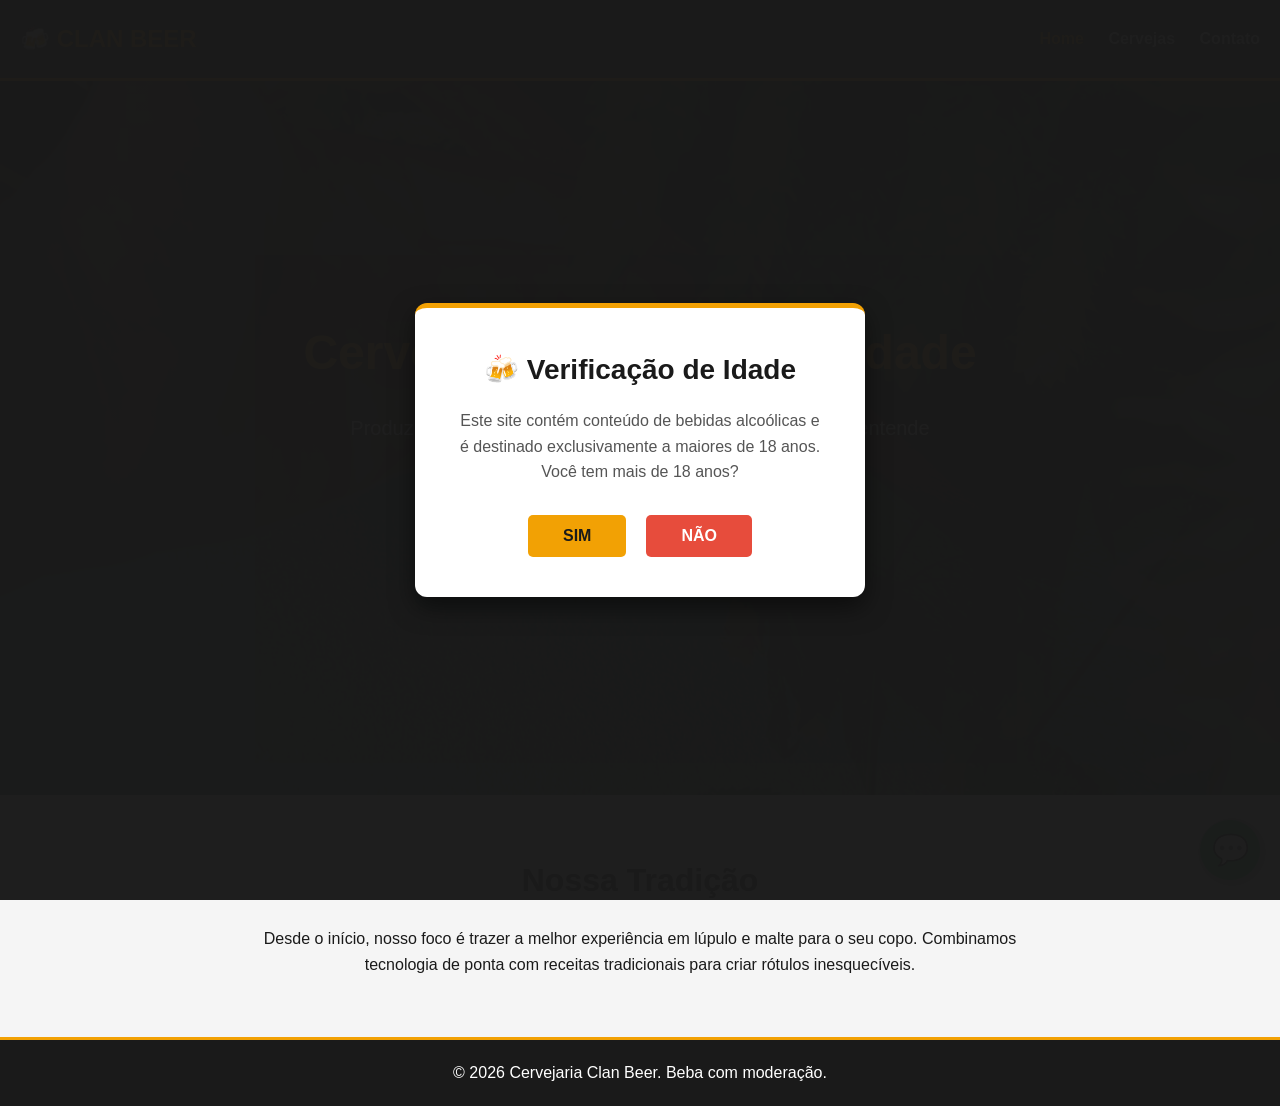
<file: index.html>
<!DOCTYPE html>
    <html lang="pt-BR">
    <head>
        <meta charset="UTF-8">
        <meta name="viewport" content="width=device-width, initial-scale=1.0">
        <title>Cervejaria Clan Beer | Home</title>
        <link rel="stylesheet" href="style.css">
        <link rel="icon" type="image/x-icon" href="favicon.ico">
    </head>
    <body>
        <header>
            <a href="index.html" class="logo">🍻 Clan Beer</a>
            <nav>
                <a href="index.html" class="active">Home</a>
                <a href="cervejas.html">Cervejas</a>
                <a href="contato.html">Contato</a>
            </nav>
        </header>

        <section class="hero">
            <h1>Cerveja Artesanal de Verdade</h1>
            <p>Produzida com maltes selecionados e a paixão de quem entende de alta fermentação.</p>
            <a href="cervejas.html" class="btn">Ver Catálogo</a>
        </section>

        <section class="sobre">
            <h2>Nossa Tradição</h2>
            <p>Desde o início, nosso foco é trazer a melhor experiência em lúpulo e malte para o seu copo. Combinamos tecnologia de ponta com receitas tradicionais para criar rótulos inesquecíveis.</p>
        </section>

        <footer>
            <p>© 2026 Cervejaria Clan Beer. Beba com moderação.</p>
        </footer>
        <a href="https://wa.me/11992090275" class="whatsapp-float" target="_blank" rel="noopener noreferrer">
            <span>💬</span>
        </a>
        <!-- Estrutura da Barreira de Idade -->
        <div id="modalIdade" class="modal-idade">
            <div class="modal-conteudo">
                <h2>🍻 Verificação de Idade</h2>
                <p>Este site contém conteúdo de bebidas alcoólicas e é destinado exclusivamente a maiores de 18 anos. Você tem mais de 18 anos?</p>
                <div class="botoes-idade">
                    <button class="btn-sim" onclick="verificarIdade(true)">Sim</button>
                    <button class="btn-nao" onclick="verificarIdade(false)">Não</button>
                </div>
            </div>
        </div>

        <!-- Script de Funcionamento da Barreira -->
        <script>
            // Executa assim que a página carrega
            document.addEventListener("DOMContentLoaded", function() {
                // Verifica se o usuário já aceitou o termo anteriormente
                if (localStorage.getItem("maiorDeIdade") === "true") {
                    document.getElementById("modalIdade").style.display = "none";
                }
            });

            function verificarIdade(resposta) {
                if (resposta) {
                    // Salva a resposta no navegador e esconde o pop-up
                    localStorage.setItem("maiorDeIdade", "true");
                    document.getElementById("modalIdade").style.display = "none";
                } else {
                    // Redireciona o menor de idade para fora do site
                    window.location.href = "https://google.com";
                }
            }
        </script>
    </body>
    </html>
</file>
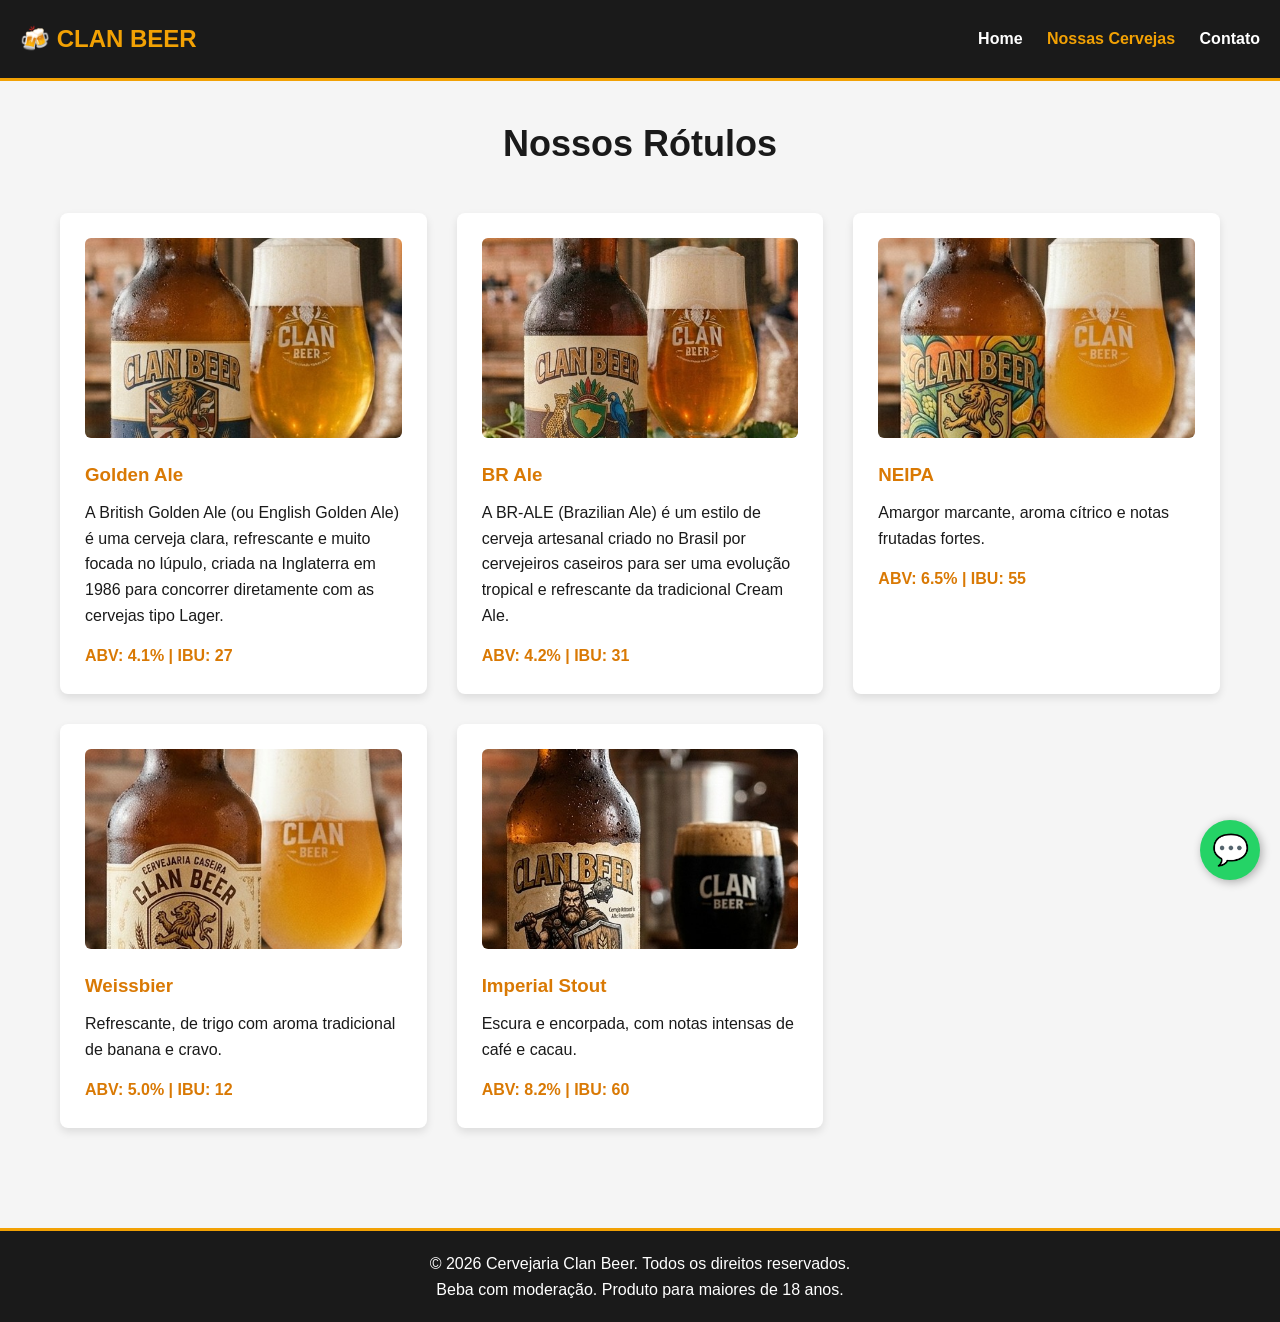
<file: cervejas.html>
<!DOCTYPE html>
    <html lang="pt-BR">
    <head>
        <meta charset="UTF-8">
        <meta name="viewport" content="width=device-width, initial-scale=1.0">
        <title>Nossas Cervejas | Clan Beer</title>
        <link rel="stylesheet" href="style.css">
        <link rel="icon" type="image/x-icon" href="favicon.ico">
    </head>
    <body>
        <header>
            <a href="index.html" class="logo">🍻 Clan Beer</a>
            <nav>
                <a href="index.html">Home</a>
                <a href="cervejas.html" class="active">Nossas Cervejas</a>
                <a href="contato.html">Contato</a>
            </nav>
        </header>
        <main class="produtos">
            <h1>Nossos Rótulos</h1>
            <div class="grid-produtos">
                <div class="card">
                    <div style="text-align: center; margin-bottom: 15px;">
                        <img src="img/Golden2.jpg" alt="Garrafa Golden ALE" style="width: 100%; max-height: 200px; object-fit: cover; border-radius: 6px;">
                    </div>
                    <h3>Golden Ale</h3>
                    <p>A British Golden Ale (ou English Golden Ale) é uma cerveja clara, refrescante e muito focada no lúpulo, criada na Inglaterra em 1986 para concorrer diretamente com as cervejas tipo Lager.</p>
                    <p class="specs">ABV: 4.1% | IBU: 27</p>
                </div>
                <div class="card">
                    <div style="text-align: center; margin-bottom: 15px;">
                        <img src="img/BRALE2.jpg" alt="Garrafa Golden ALE" style="width: 100%; max-height: 200px; object-fit: cover; border-radius: 6px;">
                    </div>
                    <h3>BR Ale</h3>
                    <p>A BR-ALE (Brazilian Ale) é um estilo de cerveja artesanal criado no Brasil por cervejeiros caseiros para ser uma evolução tropical e refrescante da tradicional Cream Ale.</p>
                    <p class="specs">ABV: 4.2% | IBU: 31</p>
                </div>
                <div class="card">
                    <div style="text-align: center; margin-bottom: 15px;">
                        <img src="img/NEIPA2.jpg" alt="Garrafa de NEIPA" style="width: 100%; max-height: 200px; object-fit: cover; border-radius: 6px;">
                    </div>
                    <h3>NEIPA</h3>
                    <p>Amargor marcante, aroma cítrico e notas frutadas fortes.</p>
                    <p class="specs">ABV: 6.5% | IBU: 55</p>
                </div>
                <div class="card">
                    <div style="text-align: center; margin-bottom: 15px;">
                        <img src="img/weissbier2.jpg" alt="Garrafa de Weissbier" style="width: 100%; max-height: 200px; object-fit: cover; border-radius: 6px;">
                    </div>
                    <h3>Weissbier</h3>
                    <p>Refrescante, de trigo com aroma tradicional de banana e cravo.</p>
                    <p class="specs">ABV: 5.0% | IBU: 12</p>
                </div>
                <div class="card">
                    <div style="text-align: center; margin-bottom: 15px;">
                        <img src="img/ImperialStout2.jpg" alt="Garrafa Escura Imperial Stout" style="width: 100%; max-height: 200px; object-fit: cover; border-radius: 6px;">
                    </div>
                    <h3>Imperial Stout</h3>
                    <p>Escura e encorpada, com notas intensas de café e cacau.</p>
                    <p class="specs">ABV: 8.2% | IBU: 60</p>
                </div>
            </div>
        </main>

        <!-- Rodapé -->
        <footer>
            <p>© 2026 Cervejaria Clan Beer. Todos os direitos reservados.</p>
            <p class="aviso">Beba com moderação. Produto para maiores de 18 anos.</p>
        </footer>

        <a href="https://wa.me/11992090275" class="whatsapp-float" target="_blank" rel="noopener noreferrer">
            <span>💬</span>
        </a>
    </body>
    </html>
</file>
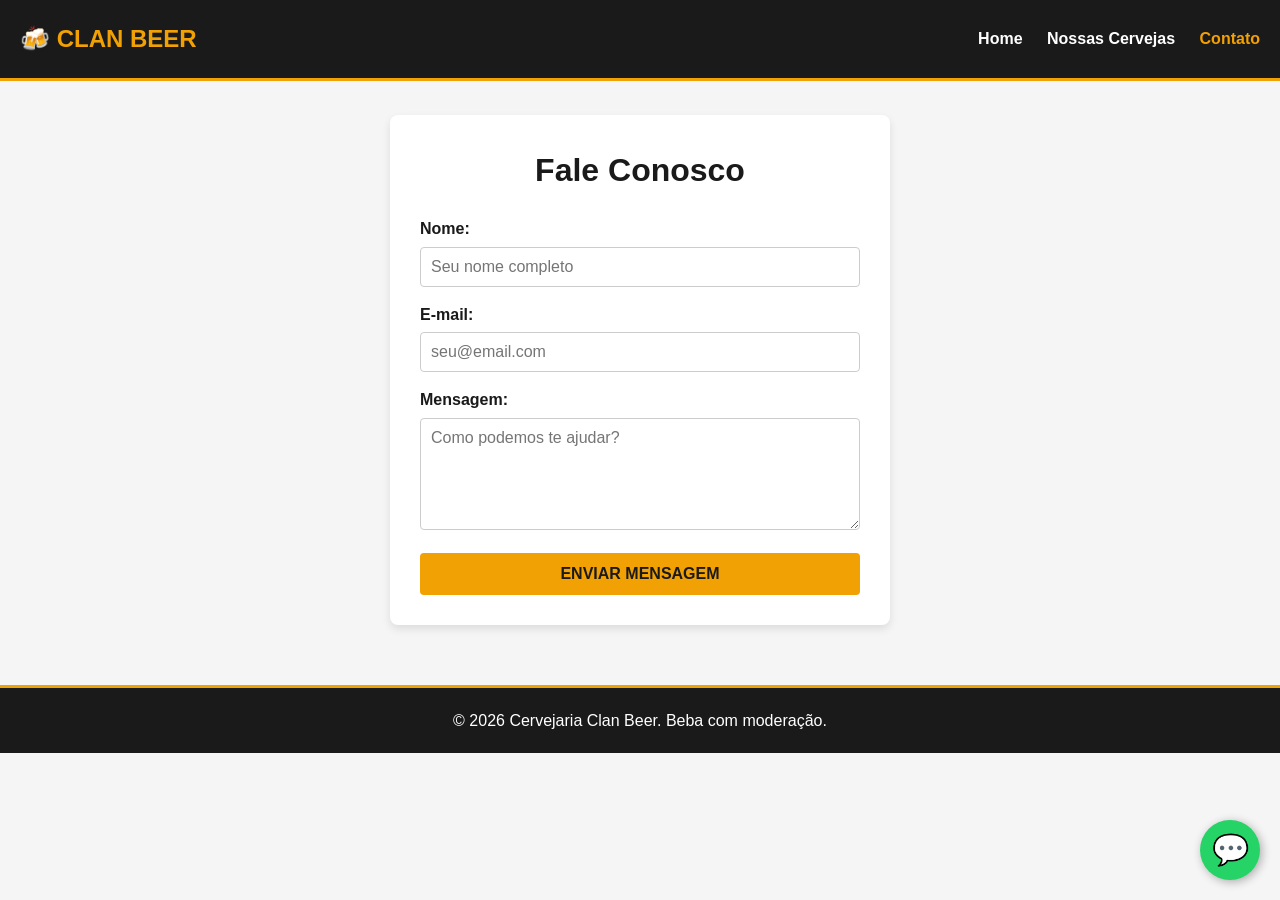
<file: contato.html>
<!DOCTYPE html>
    <html lang="pt-BR">
    <head>
        <meta charset="UTF-8">
        <meta name="viewport" content="width=device-width, initial-scale=1.0">
        <title>Contato | Clan Beer</title>
        <link rel="stylesheet" href="style.css">
        <link rel="icon" type="image/x-icon" href="favicon.ico">		
    </head>
    <body>

        <header>
            <a href="index.html" class="logo">🍻 Clan Beer</a>
            <nav>
                <a href="index.html">Home</a>
                <a href="cervejas.html">Nossas Cervejas</a>
                <a href="contato.html" class="active">Contato</a>
            </nav>
        </header>

        <main class="contato-container">
            <h1>Fale Conosco</h1>
            <form action="#" method="POST">
                <div class="form-group">
                    <label for="nome">Nome:</label>
                    <input type="text" id="nome" name="nome" required placeholder="Seu nome completo">
                </div>
                <div class="form-group">
                    <label for="email">E-mail:</label>
                    <input type="email" id="email" name="email" required placeholder="seu@email.com">
                </div>
                <div class="form-group">
                    <label for="mensagem">Mensagem:</label>
                    <textarea id="mensagem" name="mensagem" rows="5" required placeholder="Como podemos te ajudar?"></textarea>
                </div>
                <button type="submit" class="btn-enviar">Enviar Mensagem</button>
            </form>
        </main>

        <footer>
            <p>© 2026 Cervejaria Clan Beer. Beba com moderação.</p>
        </footer>
        <a href="https://wa.me/11992090275" class="whatsapp-float" target="_blank" rel="noopener noreferrer">
            <span>💬</span>
        </a>
    </body>
    </html>
</file>
<file: style.css>
/* ==========================================
       PALETA DE CORES E VARIÁVEIS GLOBAIS
       ========================================== */
    :root {
        --ouro: #F2A104;
        --ouro-escuro: #D97904;
        --preto: #1A1A1A;
        --cinza-claro: #F5F5F5;
        --branco: #FFFFFF;
    }

    /* ==========================================
       RESET E ESTILOS GLOBAIS
       ========================================== */
    * {
        margin: 0;
        padding: 0;
        box-sizing: border-box;
        font-family: 'Segoe UI', Tahoma, Geneva, Verdana, sans-serif;
    }

    body {
        background-color: var(--cinza-claro);
        color: var(--preto);
        line-height: 1.6;
        padding-top: 75px; /* Evita que o menu fixo cubra o conteúdo */
    }

    /* ==========================================
       MENU DE NAVEGAÇÃO (COMPARTILHADO)
       ========================================== */
    header {
        background-color: var(--preto);
        padding: 20px;
        position: fixed;
        width: 100%;
        top: 0;
        left: 0;
        z-index: 1000;
        display: flex;
        justify-content: space-between;
        align-items: center;
        border-bottom: 3px solid var(--ouro);
    }

    .logo {
        color: var(--ouro);
        font-size: 24px;
        font-weight: bold;
        text-transform: uppercase;
        text-decoration: none;
    }

    nav a {
        color: var(--branco);
        text-decoration: none;
        margin-left: 20px;
        font-weight: 600;
        transition: color 0.3s;
    }

    nav a:hover, nav a.active {
        color: var(--ouro);
    }

    /* ==========================================
       PÁGINA INICIAL: BANNER HERO E SOBRE
       ========================================== */
    .hero {
        background: linear-gradient(rgba(0, 0, 0, 0.6), rgba(0, 0, 0, 0.6)), 
        url('img/comet02.jpeg') no-repeat center center/cover;
        height: 80vh;
        display: flex;
        flex-direction: column;
        justify-content: center;
        align-items: center;
        text-align: center;
        color: var(--branco);
        padding: 20px;
    }

    .hero h1 {
        font-size: 48px;
        margin-bottom: 20px;
        color: var(--ouro);
    }

    .hero p {
        font-size: 20px;
        max-width: 600px;
        margin-bottom: 30px;
    }

    .btn {
        background-color: var(--ouro);
        color: var(--preto);
        padding: 12px 30px;
        text-decoration: none;
        font-weight: bold;
        border-radius: 5px;
        text-transform: uppercase;
        transition: background 0.3s, color 0.3s;
    }

    .btn:hover {
        background-color: var(--ouro-escuro);
        color: var(--branco);
    }

    .sobre {
        max-width: 800px;
        margin: 60px auto;
        padding: 0 20px;
        text-align: center;
    }

    .sobre h2 {
        font-size: 32px;
        margin-bottom: 20px;
    }

    /* ==========================================
       PÁGINA DE PRODUTOS: GRID DE CERVEJAS
       ========================================== */
    .produtos {
        padding: 40px 20px;
        max-width: 1200px;
        margin: 0 auto;
        text-align: center;
    }

    .produtos h1 {
        font-size: 36px;
        margin-bottom: 40px;
    }

    .grid-produtos {
        display: grid;
        grid-template-columns: repeat(auto-fit, minmax(280px, 1fr));
        gap: 30px;
    }

    .card {
        background-color: var(--branco);
        padding: 25px;
        border-radius: 8px;
        box-shadow: 0 4px 8px rgba(0,0,0,0.1);
        transition: transform 0.3s;
        text-align: left;
    }

    .card:hover {
        transform: translateY(-5px);
    }

    .icon-beer {
        font-size: 40px;
        margin-bottom: 10px;
        text-align: center;
        display: block;
    }

    .card h3 {
        color: var(--ouro-escuro);
        margin-bottom: 10px;
    }

    .specs {
        margin-top: 15px;
        font-weight: bold;
        color: var(--ouro-escuro);
    }

    /* ==========================================
       PÁGINA DE CONTATO: FORMULÁRIO
       ========================================== */
    .contato-container {
        max-width: 500px;
        margin: 40px auto;
        background: var(--branco);
        padding: 30px;
        border-radius: 8px;
        box-shadow: 0 4px 8px rgba(0,0,0,0.1);
    }

    .contato-container h1 {
        text-align: center;
        margin-bottom: 20px;
    }

    .form-group {
        margin-bottom: 15px;
    }

    .form-group label {
        display: block;
        margin-bottom: 5px;
        font-weight: 600;
    }

    .form-group input, 
    .form-group textarea {
        width: 100%;
        padding: 10px;
        border: 1px solid #ccc;
        border-radius: 4px;
        font-size: 16px;
    }

    .form-group input:focus, 
    .form-group textarea:focus {
        border-color: var(--ouro);
        outline: none;
    }

    .btn-enviar {
        width: 100%;
        background-color: var(--ouro);
        color: var(--preto);
        border: none;
        padding: 12px;
        font-size: 16px;
        font-weight: bold;
        border-radius: 4px;
        cursor: pointer;
        text-transform: uppercase;
        transition: background 0.3s, color 0.3s;
    }

    .btn-enviar:hover {
        background-color: var(--ouro-escuro);
        color: var(--branco);
    }

    /* ==========================================
       RODAPÉ (COMPARTILHADO)
       ========================================== */
    footer {
        background-color: var(--preto);
        color: var(--branco);
        text-align: center;
        padding: 20px;
        border-top: 3px solid var(--ouro);
        margin-top: 60px;
    }

    /* ==========================================
       RESPONSIVIDADE (CELULARES)
       ========================================== */
    @media (max-width: 600px) {
        body { padding-top: 110px; }
        .hero h1 { font-size: 32px; }
        header { flex-direction: column; gap: 10px; }
        nav a { margin: 0 10px; }
    }
    /* Botão Flutuante do WhatsApp */
    .whatsapp-float {
        position: fixed;
        width: 60px;
        height: 60px;
        bottom: 20px;
        right: 20px;
        background-color: #25D366;
        color: #FFF;
        border-radius: 50px;
        text-align: center;
        font-size: 30px;
        box-shadow: 2px 2px 10px rgba(0, 0, 0, 0.3);
        z-index: 1000;
        display: flex;
        align-items: center;
        justify-content: center;
        text-decoration: none;
        transition: transform 0.3s, background-color 0.3s;
    }

    /* Efeito ao passar o mouse (Hover) */
    .whatsapp-float:hover {
        background-color: #128C7E;
        transform: scale(1.1);
    }

    /* Ajuste para telas menores não cobrirem conteúdos importantes */
    @media (max-width: 600px) {
        .whatsapp-float {
            width: 50px;
            height: 50px;
            bottom: 15px;
            right: 15px;
            font-size: 24px;
        }
    }
    /* Janela de Barreira de Idade (+18) */
    .modal-idade {
        position: fixed;
        top: 0;
        left: 0;
        width: 100%;
        height: 100%;
        background-color: rgba(26, 26, 26, 0.98); /* Fundo preto quase opaco */
        z-index: 9999; /* Fica acima de tudo, inclusive do menu e do WhatsApp */
        display: flex;
        align-items: center;
        justify-content: center;
    }

    .modal-conteudo {
        background-color: var(--branco);
        padding: 40px;
        border-radius: 12px;
        text-align: center;
        max-width: 450px;
        width: 90%;
        box-shadow: 0 10px 25px rgba(0,0,0,0.5);
        border-top: 5px solid var(--ouro);
    }

    .modal-conteudo h2 {
        font-size: 28px;
        margin-bottom: 15px;
        color: var(--preto);
    }

    .modal-conteudo p {
        font-size: 16px;
        margin-bottom: 30px;
        color: #555;
    }

    .botoes-idade {
        display: flex;
        gap: 20px;
        justify-content: center;
    }

    .btn-sim, .btn-nao {
        padding: 12px 35px;
        font-size: 16px;
        font-weight: bold;
        border: none;
        border-radius: 5px;
        cursor: pointer;
        text-transform: uppercase;
        transition: background 0.3s, transform 0.2s;
    }

    .btn-sim {
        background-color: var(--ouro);
        color: var(--preto);
    }

    .btn-sim:hover {
        background-color: var(--ouro-escuro);
        color: var(--branco);
        transform: scale(1.05);
    }

    .btn-nao {
        background-color: #E74C3C;
        color: var(--branco);
    }

    .btn-nao:hover {
        background-color: #C0392B;
        transform: scale(1.05);
    }
</file>
